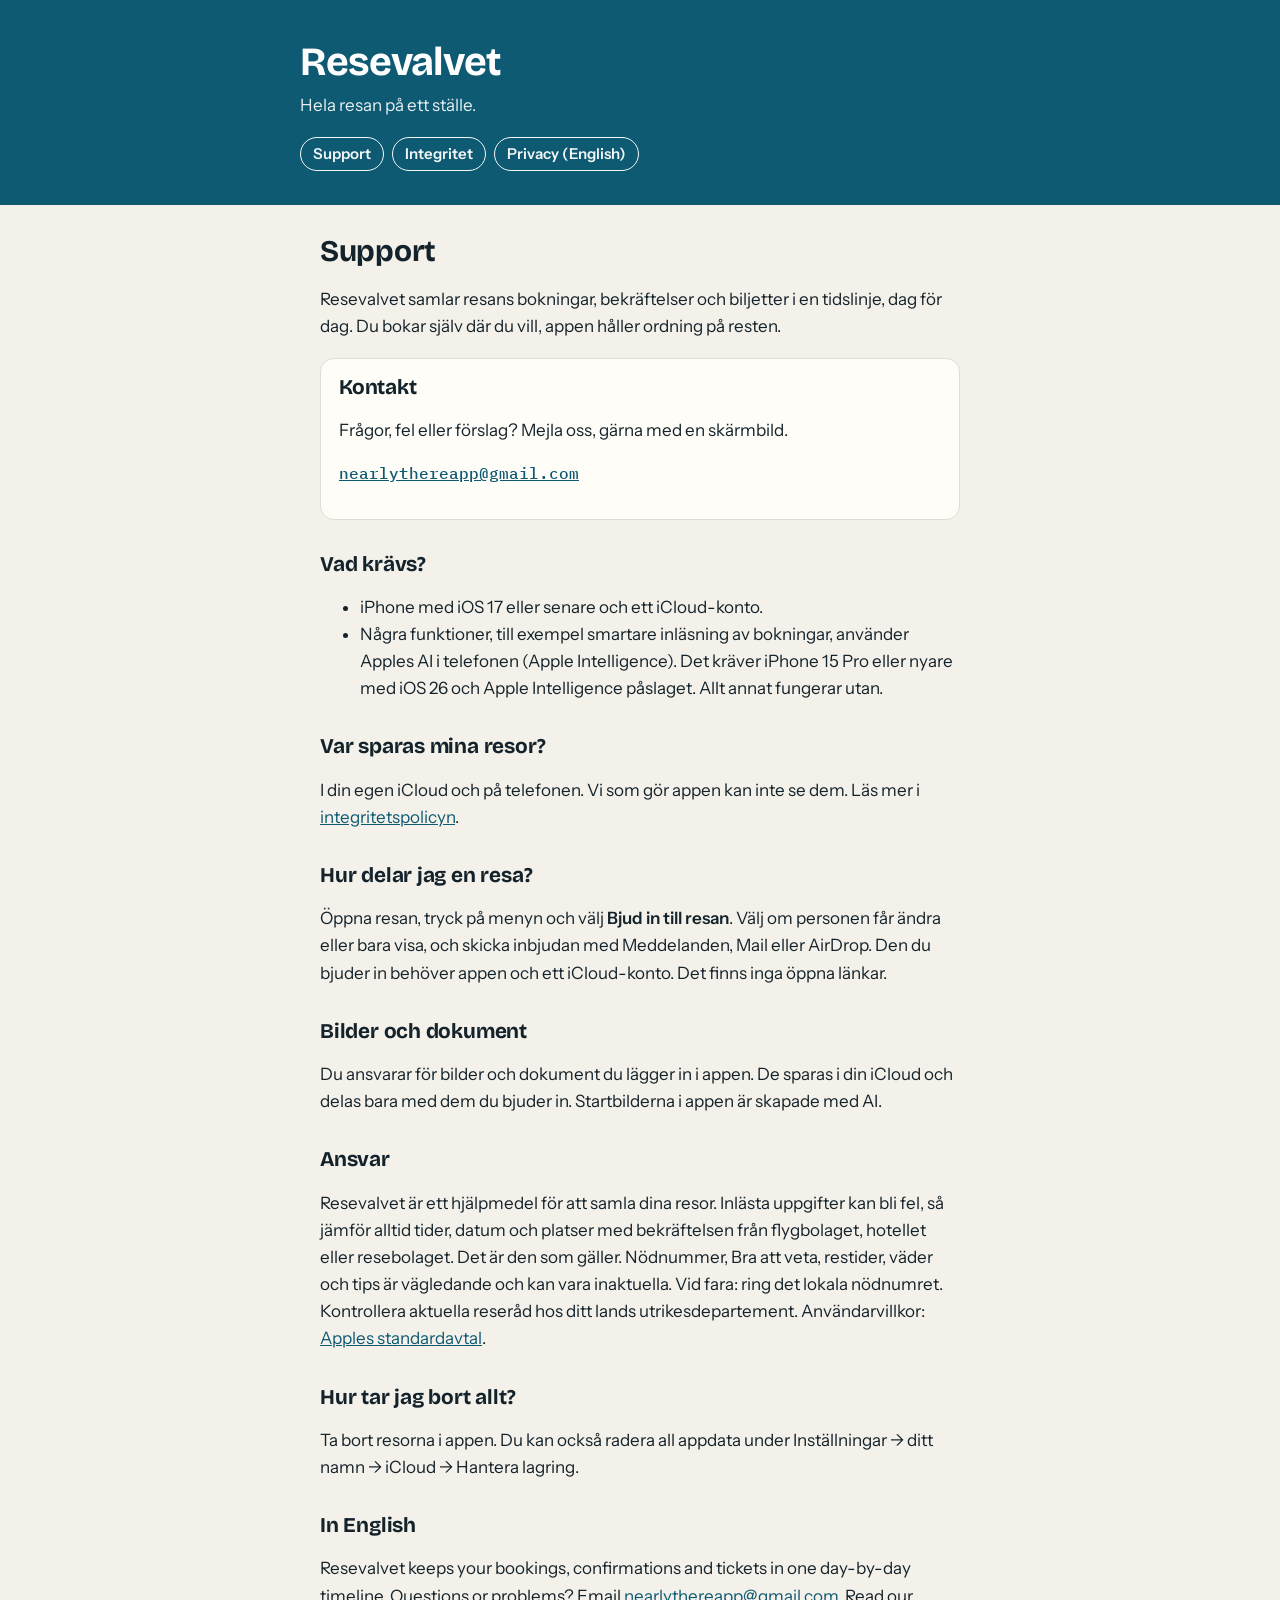
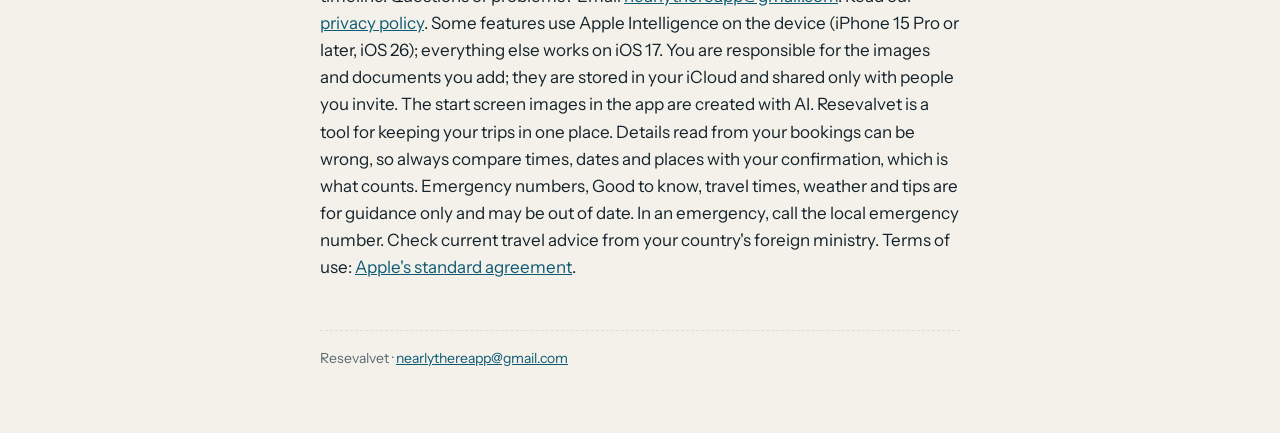
<file: index.html>
<!doctype html>
<html lang="sv">
<head>
<meta charset="utf-8">
<meta name="viewport" content="width=device-width, initial-scale=1">
<title>Resevalvet – Support</title>
<meta name="description" content="Support och kontakt för appen Resevalvet.">
<link rel="stylesheet" href="style.css">
</head>
<body>
<header class="hero"><div class="inner">
<p class="brand">Resevalvet</p>
<p class="tag">Hela resan på ett ställe.</p>
<nav><a href="./">Support</a><a href="integritet.html">Integritet</a><a href="privacy.html">Privacy (English)</a></nav>
</div></header>
<main>
<h1>Support</h1>
<p>Resevalvet samlar resans bokningar, bekräftelser och biljetter i en tidslinje, dag för dag. Du bokar själv där du vill, appen håller ordning på resten.</p>

<div class="card">
<h2 style="margin-top:0">Kontakt</h2>
<p>Frågor, fel eller förslag? Mejla oss, gärna med en skärmbild.</p>
<p class="contact"><a href="mailto:nearlythereapp@gmail.com">nearlythereapp@gmail.com</a></p>
</div>

<h2>Vad krävs?</h2>
<ul>
<li>iPhone med iOS 17 eller senare och ett iCloud-konto.</li>
<li>Några funktioner, till exempel smartare inläsning av bokningar, använder Apples AI i telefonen (Apple Intelligence). Det kräver iPhone 15 Pro eller nyare med iOS 26 och Apple Intelligence påslaget. Allt annat fungerar utan.</li>
</ul>

<h2>Var sparas mina resor?</h2>
<p>I din egen iCloud och på telefonen. Vi som gör appen kan inte se dem. Läs mer i <a href="integritet.html">integritetspolicyn</a>.</p>

<h2>Hur delar jag en resa?</h2>
<p>Öppna resan, tryck på menyn och välj <strong>Bjud in till resan</strong>. Välj om personen får ändra eller bara visa, och skicka inbjudan med Meddelanden, Mail eller AirDrop. Den du bjuder in behöver appen och ett iCloud-konto. Det finns inga öppna länkar.</p>

<h2>Bilder och dokument</h2>
<p>Du ansvarar för bilder och dokument du lägger in i appen. De sparas i din iCloud och delas bara med dem du bjuder in. Startbilderna i appen är skapade med AI.</p>

<h2>Ansvar</h2>
<p>Resevalvet är ett hjälpmedel för att samla dina resor. Inlästa uppgifter kan bli fel, så jämför alltid tider, datum och platser med bekräftelsen från flygbolaget, hotellet eller resebolaget. Det är den som gäller. Nödnummer, Bra att veta, restider, väder och tips är vägledande och kan vara inaktuella. Vid fara: ring det lokala nödnumret. Kontrollera aktuella reseråd hos ditt lands utrikesdepartement. Användarvillkor: <a href="https://www.apple.com/legal/internet-services/itunes/dev/stdeula/">Apples standardavtal</a>.</p>

<h2>Hur tar jag bort allt?</h2>
<p>Ta bort resorna i appen. Du kan också radera all appdata under Inställningar → ditt namn → iCloud → Hantera lagring.</p>

<h2 lang="en">In English</h2>
<p lang="en">Resevalvet keeps your bookings, confirmations and tickets in one day-by-day timeline. Questions or problems? Email <a href="mailto:nearlythereapp@gmail.com">nearlythereapp@gmail.com</a>. Read our <a href="privacy.html">privacy policy</a>. Some features use Apple Intelligence on the device (iPhone 15 Pro or later, iOS 26); everything else works on iOS 17. You are responsible for the images and documents you add; they are stored in your iCloud and shared only with people you invite. The start screen images in the app are created with AI. Resevalvet is a tool for keeping your trips in one place. Details read from your bookings can be wrong, so always compare times, dates and places with your confirmation, which is what counts. Emergency numbers, Good to know, travel times, weather and tips are for guidance only and may be out of date. In an emergency, call the local emergency number. Check current travel advice from your country's foreign ministry. Terms of use: <a href="https://www.apple.com/legal/internet-services/itunes/dev/stdeula/">Apple's standard agreement</a>.</p>

<footer>Resevalvet · <a href="mailto:nearlythereapp@gmail.com">nearlythereapp@gmail.com</a></footer>
</main>
</body>
</html>
</file>
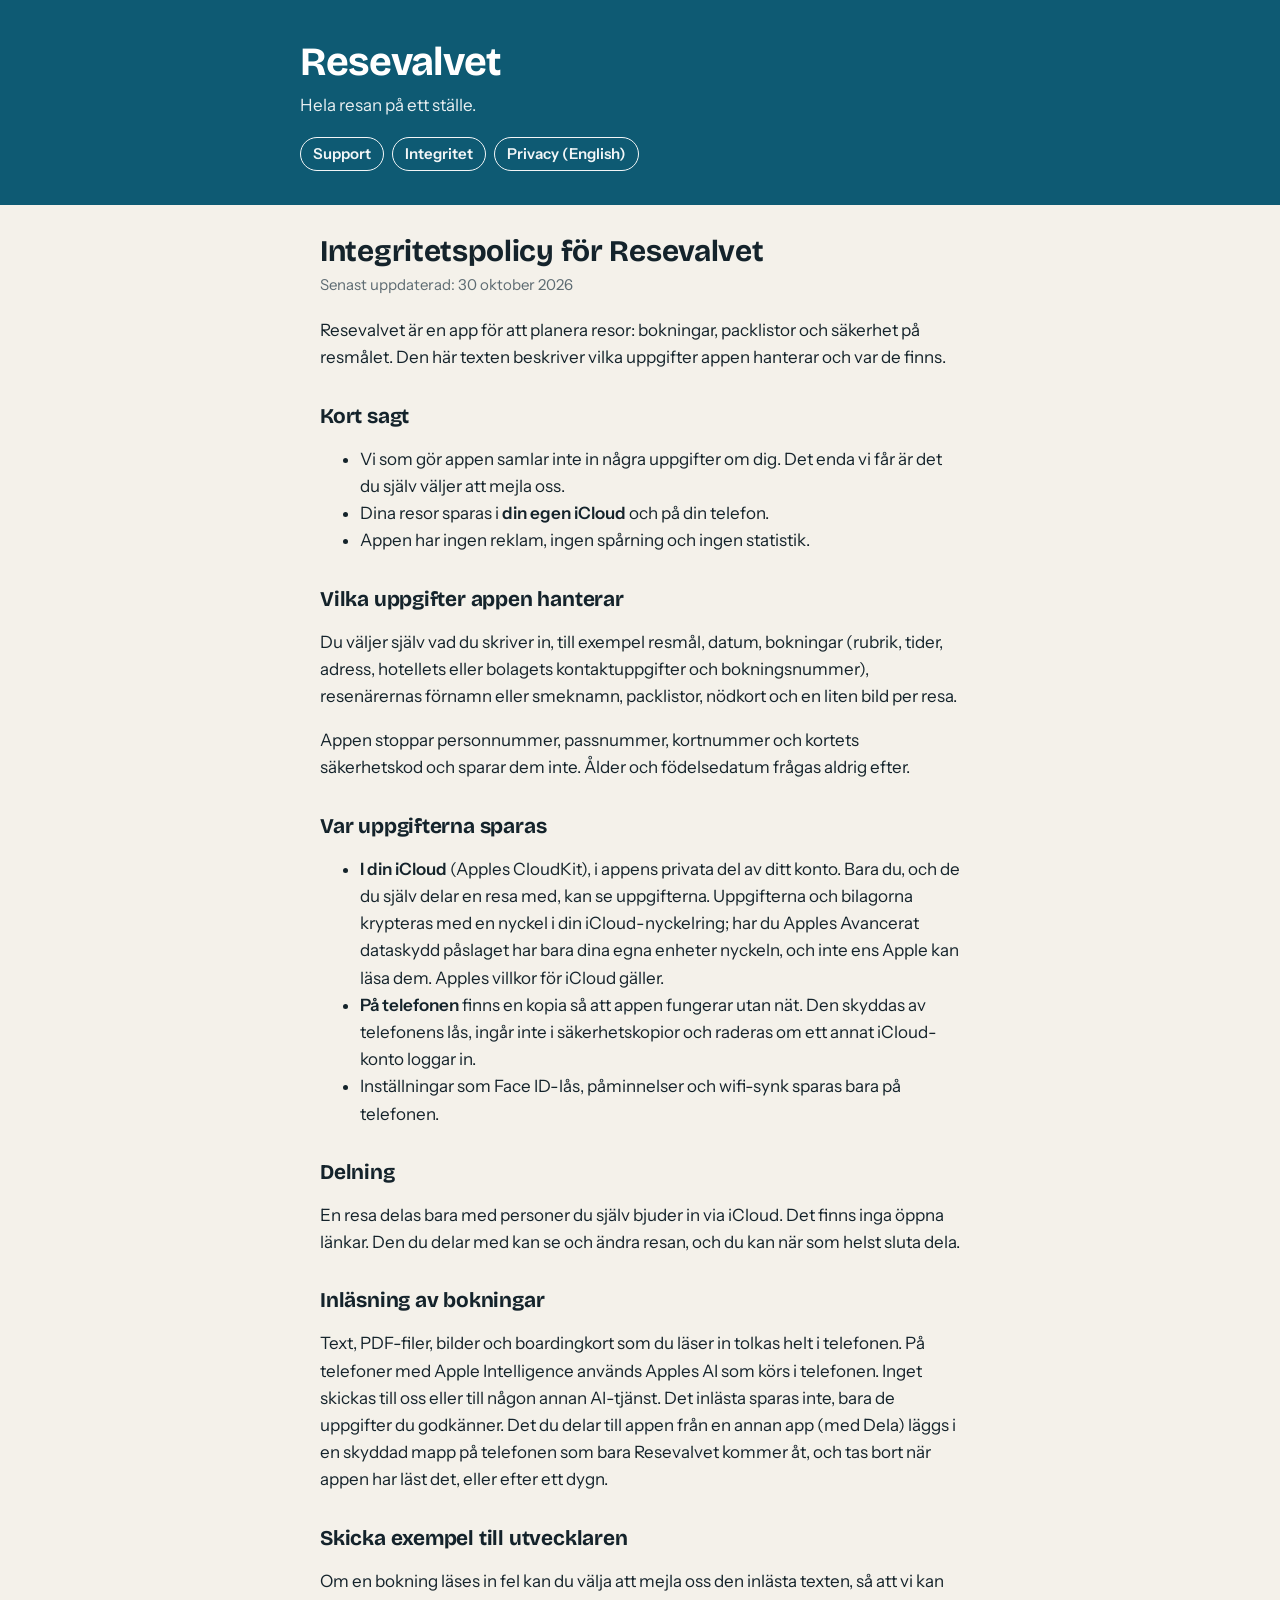
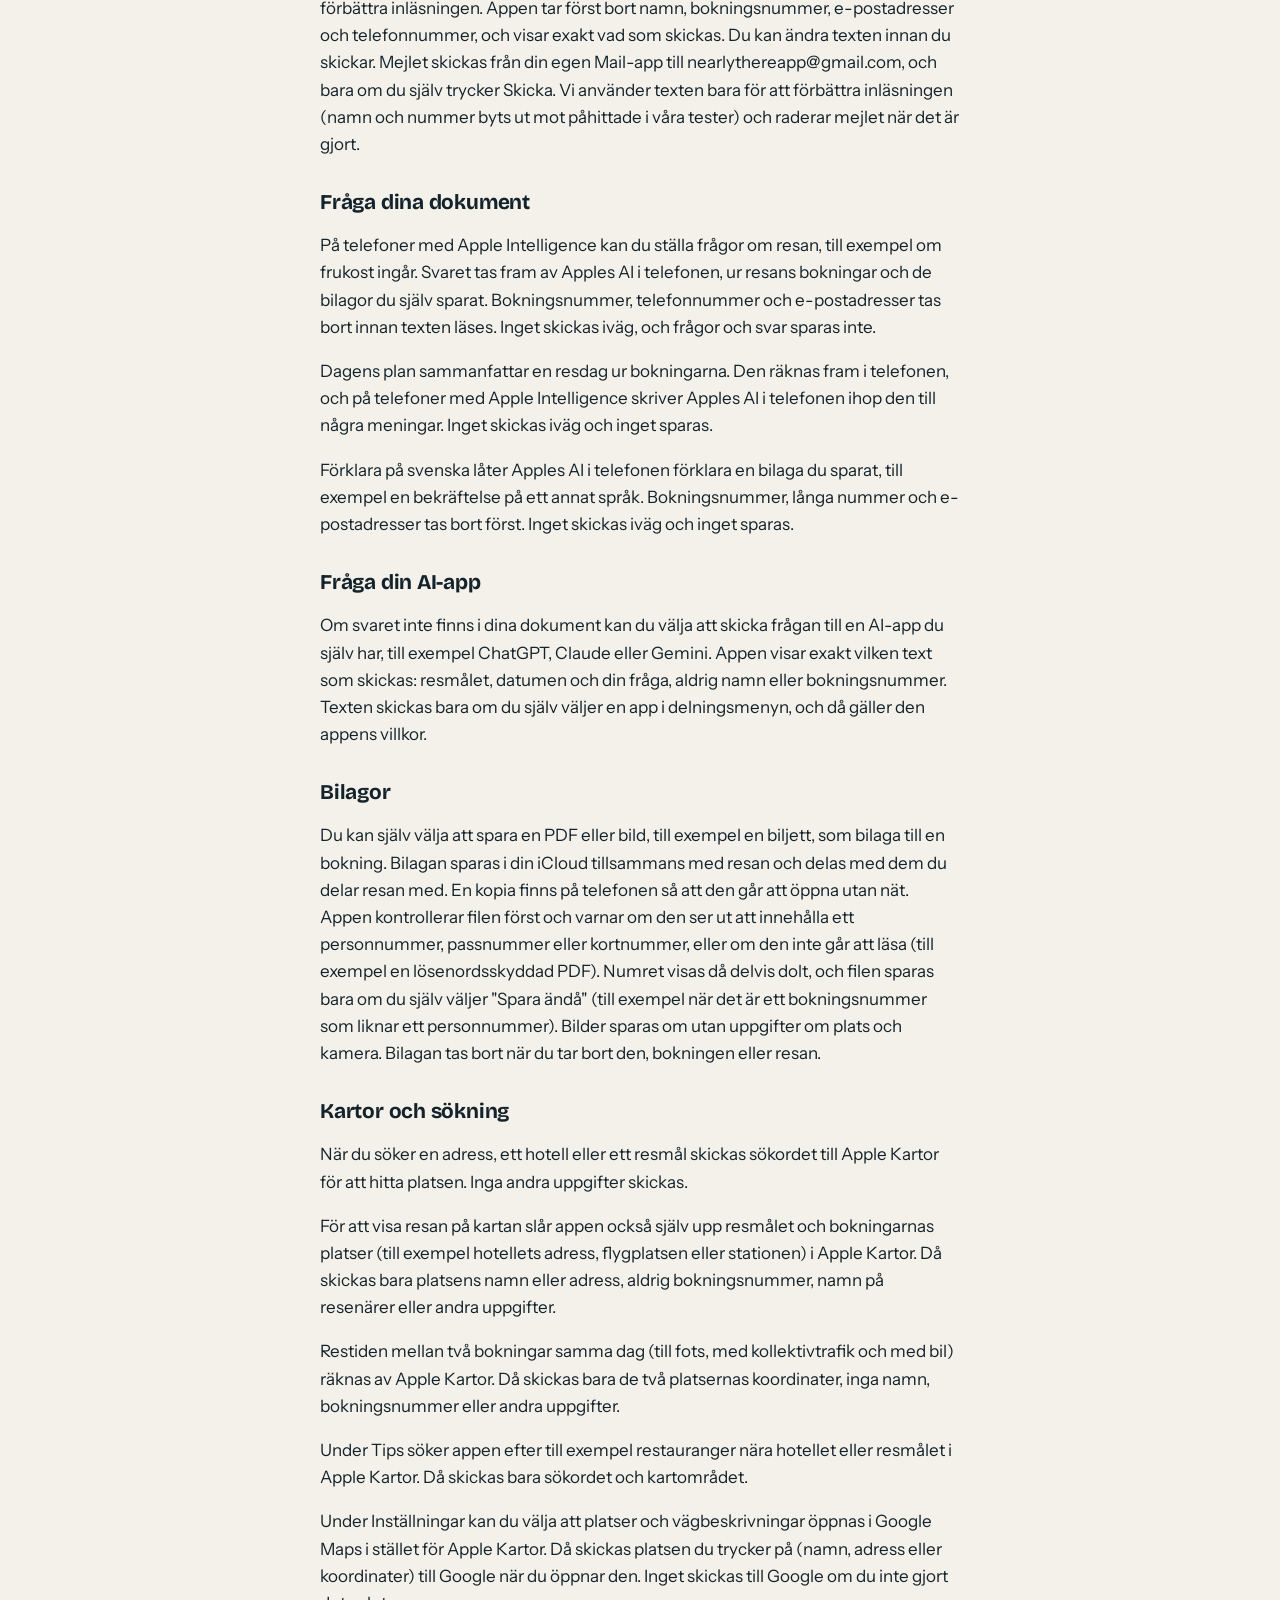
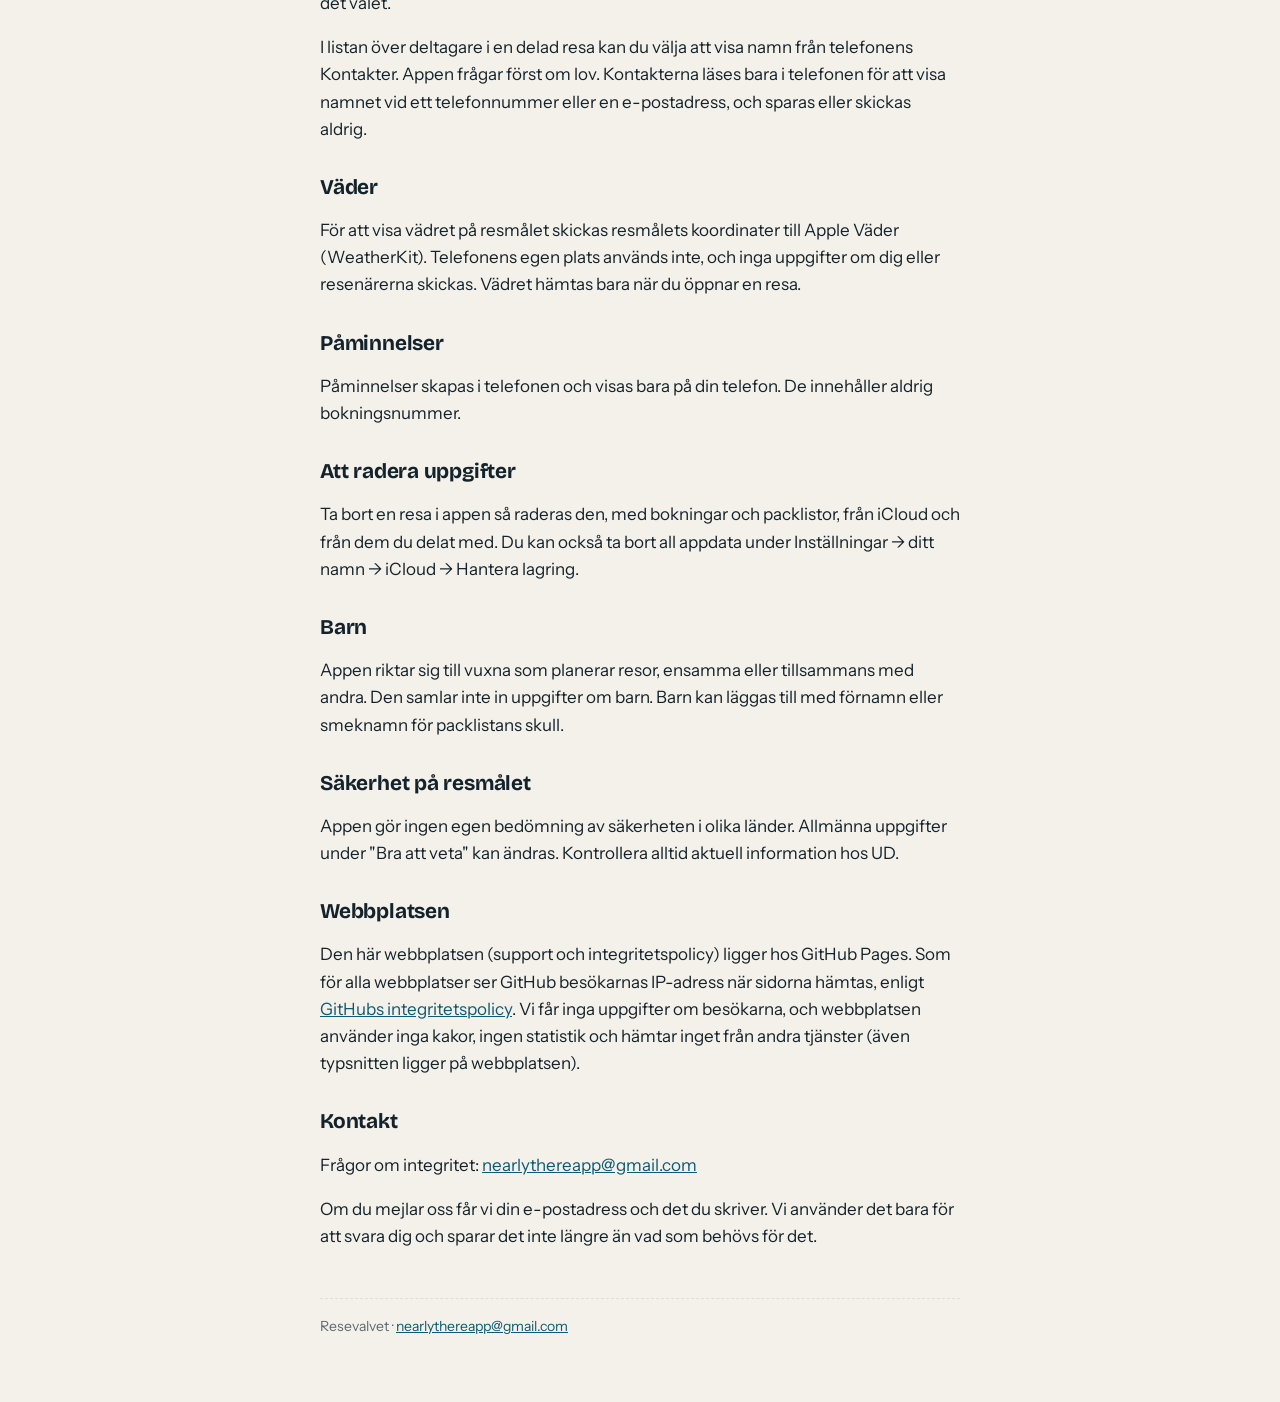
<file: integritet.html>
<!doctype html>
<html lang="sv">
<head>
<meta charset="utf-8">
<meta name="viewport" content="width=device-width, initial-scale=1">
<title>Resevalvet – Integritetspolicy</title>
<meta name="description" content="Integritetspolicy för appen Resevalvet.">
<link rel="stylesheet" href="style.css">
</head>
<body>
<header class="hero"><div class="inner">
<p class="brand">Resevalvet</p>
<p class="tag">Hela resan på ett ställe.</p>
<nav><a href="./">Support</a><a href="integritet.html">Integritet</a><a href="privacy.html">Privacy (English)</a></nav>
</div></header>
<main>
<h1>Integritetspolicy för Resevalvet</h1>
<p class="updated">Senast uppdaterad: 30 oktober 2026</p>
<p>Resevalvet är en app för att planera resor: bokningar, packlistor och säkerhet på resmålet. Den här texten beskriver vilka uppgifter appen hanterar och var de finns.</p>
<h2>Kort sagt</h2>
<ul>
<li>Vi som gör appen samlar inte in några uppgifter om dig. Det enda vi får är det du själv väljer att mejla oss.</li>
<li>Dina resor sparas i <strong>din egen iCloud</strong> och på din telefon.</li>
<li>Appen har ingen reklam, ingen spårning och ingen statistik.</li>
</ul>
<h2>Vilka uppgifter appen hanterar</h2>
<p>Du väljer själv vad du skriver in, till exempel resmål, datum, bokningar (rubrik, tider, adress, hotellets eller bolagets kontaktuppgifter och bokningsnummer), resenärernas förnamn eller smeknamn, packlistor, nödkort och en liten bild per resa.</p>
<p>Appen stoppar personnummer, passnummer, kortnummer och kortets säkerhetskod och sparar dem inte. Ålder och födelsedatum frågas aldrig efter.</p>
<h2>Var uppgifterna sparas</h2>
<ul>
<li><strong>I din iCloud</strong> (Apples CloudKit), i appens privata del av ditt konto. Bara du, och de du själv delar en resa med, kan se uppgifterna. Uppgifterna och bilagorna krypteras med en nyckel i din iCloud-nyckelring; har du Apples Avancerat dataskydd påslaget har bara dina egna enheter nyckeln, och inte ens Apple kan läsa dem. Apples villkor för iCloud gäller.</li>
<li><strong>På telefonen</strong> finns en kopia så att appen fungerar utan nät. Den skyddas av telefonens lås, ingår inte i säkerhetskopior och raderas om ett annat iCloud-konto loggar in.</li>
<li>Inställningar som Face ID-lås, påminnelser och wifi-synk sparas bara på telefonen.</li>
</ul>
<h2>Delning</h2>
<p>En resa delas bara med personer du själv bjuder in via iCloud. Det finns inga öppna länkar. Den du delar med kan se och ändra resan, och du kan när som helst sluta dela.</p>
<h2>Inläsning av bokningar</h2>
<p>Text, PDF-filer, bilder och boardingkort som du läser in tolkas helt i telefonen. På telefoner med Apple Intelligence används Apples AI som körs i telefonen. Inget skickas till oss eller till någon annan AI-tjänst. Det inlästa sparas inte, bara de uppgifter du godkänner. Det du delar till appen från en annan app (med Dela) läggs i en skyddad mapp på telefonen som bara Resevalvet kommer åt, och tas bort när appen har läst det, eller efter ett dygn.</p>
<h2>Skicka exempel till utvecklaren</h2>
<p>Om en bokning läses in fel kan du välja att mejla oss den inlästa texten, så att vi kan förbättra inläsningen. Appen tar först bort namn, bokningsnummer, e-postadresser och telefonnummer, och visar exakt vad som skickas. Du kan ändra texten innan du skickar. Mejlet skickas från din egen Mail-app till nearlythereapp@gmail.com, och bara om du själv trycker Skicka. Vi använder texten bara för att förbättra inläsningen (namn och nummer byts ut mot påhittade i våra tester) och raderar mejlet när det är gjort.</p>
<h2>Fråga dina dokument</h2>
<p>På telefoner med Apple Intelligence kan du ställa frågor om resan, till exempel om frukost ingår. Svaret tas fram av Apples AI i telefonen, ur resans bokningar och de bilagor du själv sparat. Bokningsnummer, telefonnummer och e-postadresser tas bort innan texten läses. Inget skickas iväg, och frågor och svar sparas inte.</p>
<p>Dagens plan sammanfattar en resdag ur bokningarna. Den räknas fram i telefonen, och på telefoner med Apple Intelligence skriver Apples AI i telefonen ihop den till några meningar. Inget skickas iväg och inget sparas.</p>
<p>Förklara på svenska låter Apples AI i telefonen förklara en bilaga du sparat, till exempel en bekräftelse på ett annat språk. Bokningsnummer, långa nummer och e-postadresser tas bort först. Inget skickas iväg och inget sparas.</p>
<h2>Fråga din AI-app</h2>
<p>Om svaret inte finns i dina dokument kan du välja att skicka frågan till en AI-app du själv har, till exempel ChatGPT, Claude eller Gemini. Appen visar exakt vilken text som skickas: resmålet, datumen och din fråga, aldrig namn eller bokningsnummer. Texten skickas bara om du själv väljer en app i delningsmenyn, och då gäller den appens villkor.</p>
<h2>Bilagor</h2>
<p>Du kan själv välja att spara en PDF eller bild, till exempel en biljett, som bilaga till en bokning. Bilagan sparas i din iCloud tillsammans med resan och delas med dem du delar resan med. En kopia finns på telefonen så att den går att öppna utan nät. Appen kontrollerar filen först och varnar om den ser ut att innehålla ett personnummer, passnummer eller kortnummer, eller om den inte går att läsa (till exempel en lösenordsskyddad PDF). Numret visas då delvis dolt, och filen sparas bara om du själv väljer "Spara ändå" (till exempel när det är ett bokningsnummer som liknar ett personnummer). Bilder sparas om utan uppgifter om plats och kamera. Bilagan tas bort när du tar bort den, bokningen eller resan.</p>
<h2>Kartor och sökning</h2>
<p>När du söker en adress, ett hotell eller ett resmål skickas sökordet till Apple Kartor för att hitta platsen. Inga andra uppgifter skickas.</p>
<p>För att visa resan på kartan slår appen också själv upp resmålet och bokningarnas platser (till exempel hotellets adress, flygplatsen eller stationen) i Apple Kartor. Då skickas bara platsens namn eller adress, aldrig bokningsnummer, namn på resenärer eller andra uppgifter.</p>
<p>Restiden mellan två bokningar samma dag (till fots, med kollektivtrafik och med bil) räknas av Apple Kartor. Då skickas bara de två platsernas koordinater, inga namn, bokningsnummer eller andra uppgifter.</p>
<p>Under Tips söker appen efter till exempel restauranger nära hotellet eller resmålet i Apple Kartor. Då skickas bara sökordet och kartområdet.</p>
<p>Under Inställningar kan du välja att platser och vägbeskrivningar öppnas i Google Maps i stället för Apple Kartor. Då skickas platsen du trycker på (namn, adress eller koordinater) till Google när du öppnar den. Inget skickas till Google om du inte gjort det valet.</p>
<p>I listan över deltagare i en delad resa kan du välja att visa namn från telefonens Kontakter. Appen frågar först om lov. Kontakterna läses bara i telefonen för att visa namnet vid ett telefonnummer eller en e-postadress, och sparas eller skickas aldrig.</p>
<h2>Väder</h2>
<p>För att visa vädret på resmålet skickas resmålets koordinater till Apple Väder (WeatherKit). Telefonens egen plats används inte, och inga uppgifter om dig eller resenärerna skickas. Vädret hämtas bara när du öppnar en resa.</p>
<h2>Påminnelser</h2>
<p>Påminnelser skapas i telefonen och visas bara på din telefon. De innehåller aldrig bokningsnummer.</p>
<h2>Att radera uppgifter</h2>
<p>Ta bort en resa i appen så raderas den, med bokningar och packlistor, från iCloud och från dem du delat med. Du kan också ta bort all appdata under Inställningar → ditt namn → iCloud → Hantera lagring.</p>
<h2>Barn</h2>
<p>Appen riktar sig till vuxna som planerar resor, ensamma eller tillsammans med andra. Den samlar inte in uppgifter om barn. Barn kan läggas till med förnamn eller smeknamn för packlistans skull.</p>
<h2>Säkerhet på resmålet</h2>
<p>Appen gör ingen egen bedömning av säkerheten i olika länder. Allmänna uppgifter under "Bra att veta" kan ändras. Kontrollera alltid aktuell information hos UD.</p>
<h2>Webbplatsen</h2>
<p>Den här webbplatsen (support och integritetspolicy) ligger hos GitHub Pages. Som för alla webbplatser ser GitHub besökarnas IP-adress när sidorna hämtas, enligt <a href="https://docs.github.com/site-policy/privacy-policies/github-general-privacy-statement">GitHubs integritetspolicy</a>. Vi får inga uppgifter om besökarna, och webbplatsen använder inga kakor, ingen statistik och hämtar inget från andra tjänster (även typsnitten ligger på webbplatsen).</p>
<h2>Kontakt</h2>
<p>Frågor om integritet: <a href="mailto:nearlythereapp@gmail.com">nearlythereapp@gmail.com</a></p>
<p>Om du mejlar oss får vi din e-postadress och det du skriver. Vi använder det bara för att svara dig och sparar det inte längre än vad som behövs för det.</p>
<footer>Resevalvet · <a href="mailto:nearlythereapp@gmail.com">nearlythereapp@gmail.com</a></footer>
</main>
</body>
</html>
</file>
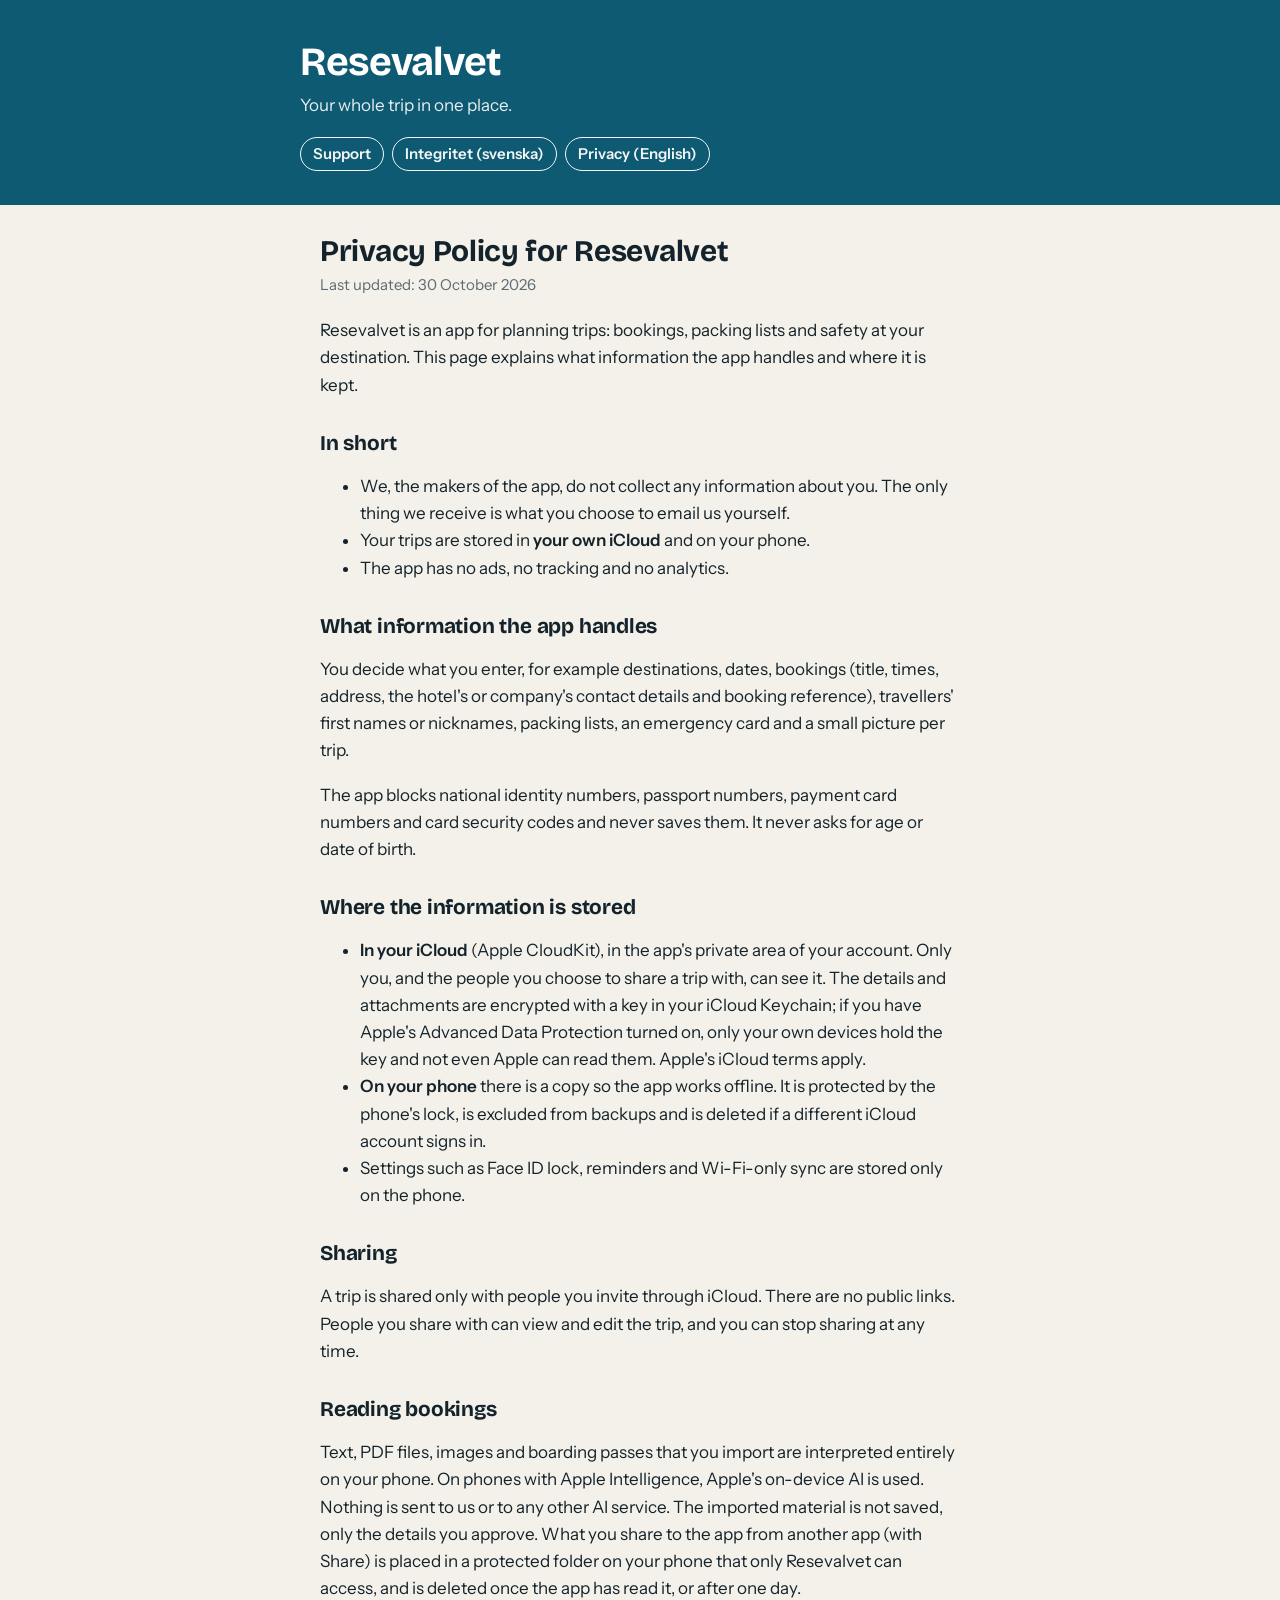
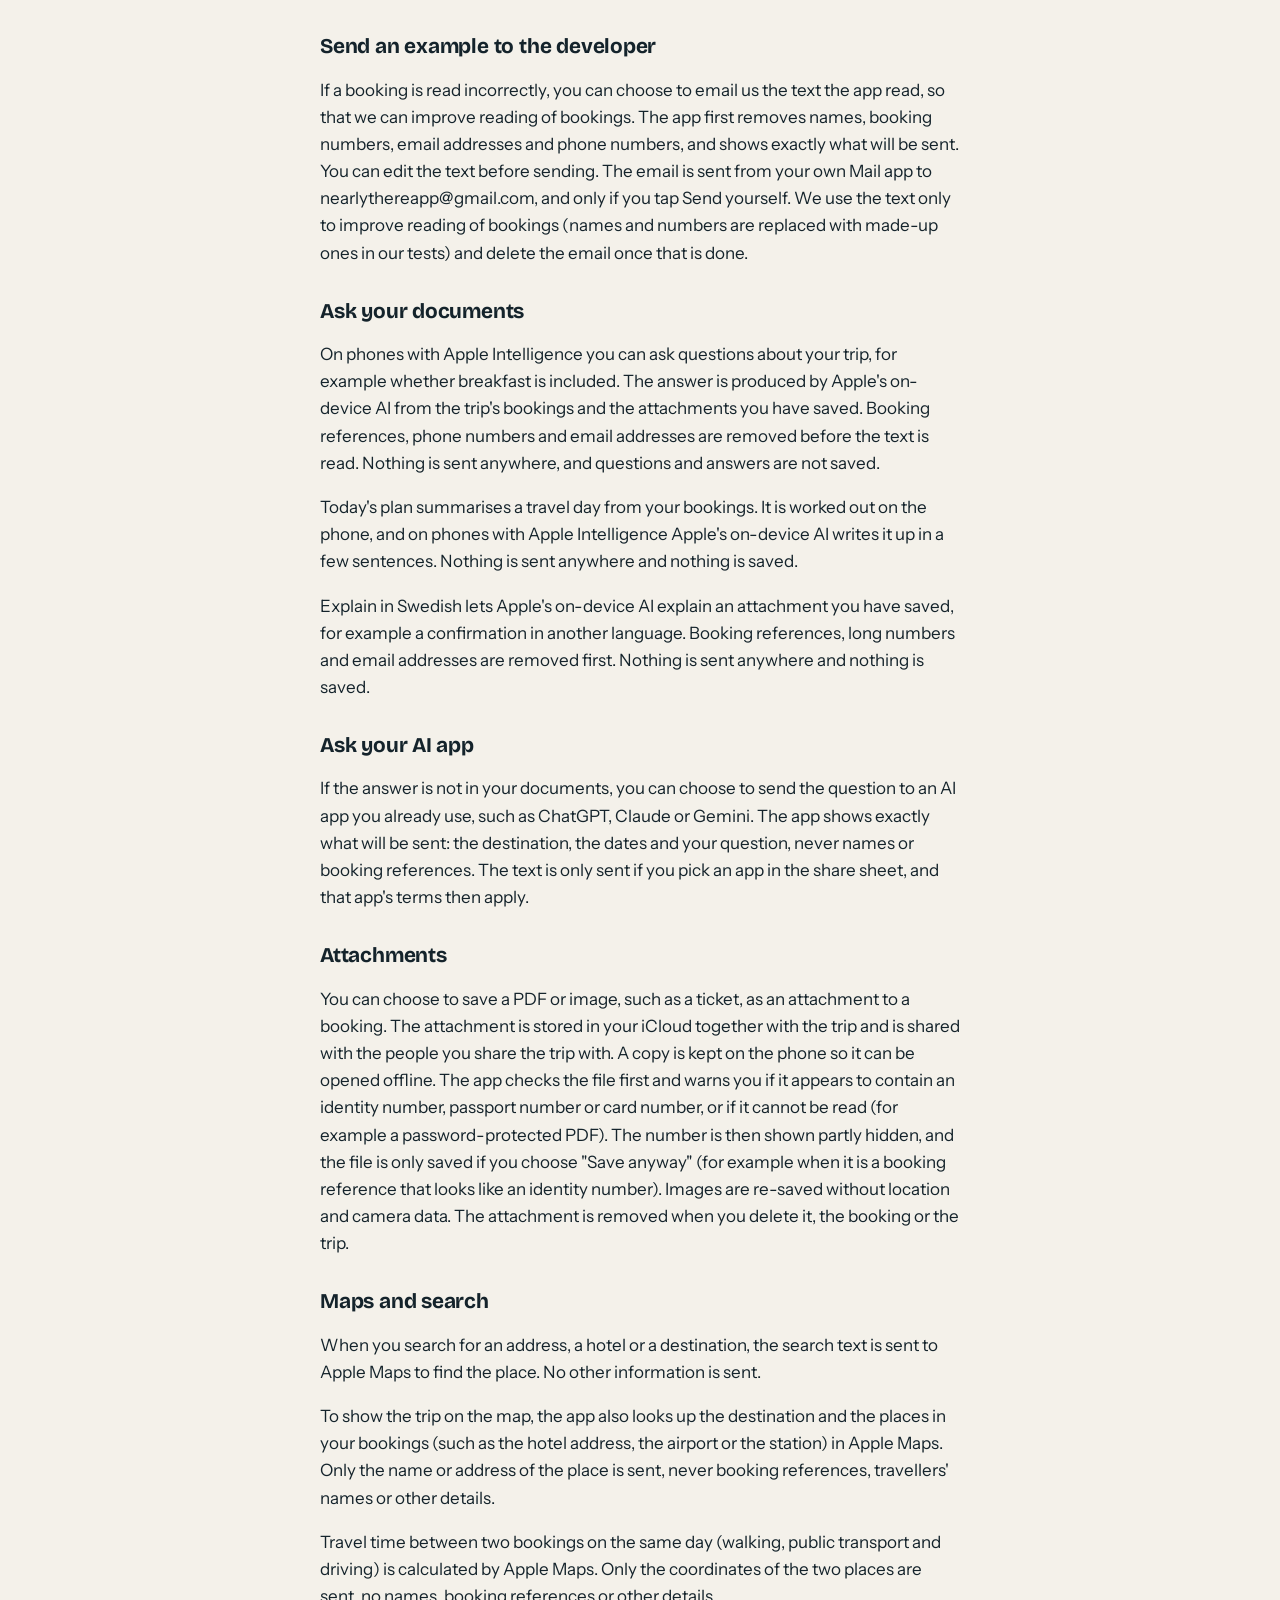
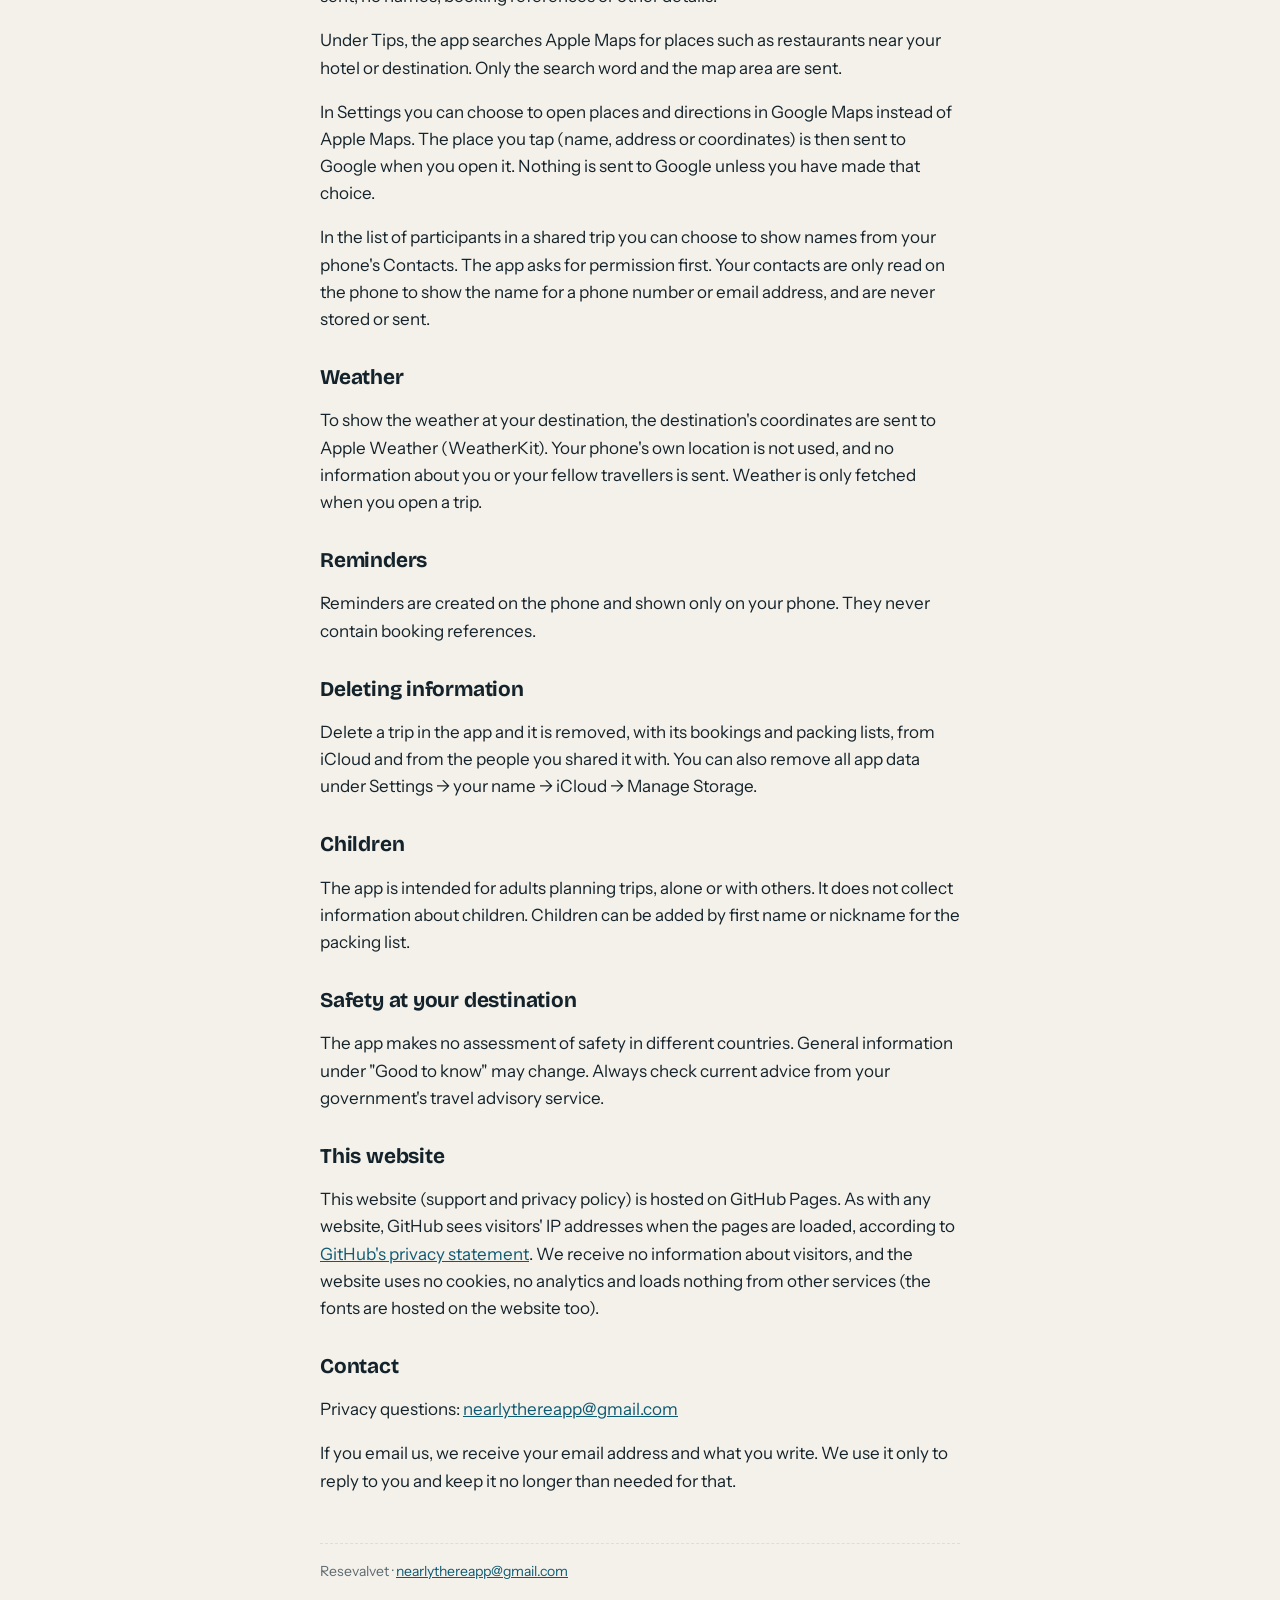
<file: privacy.html>
<!doctype html>
<html lang="en">
<head>
<meta charset="utf-8">
<meta name="viewport" content="width=device-width, initial-scale=1">
<title>Resevalvet – Privacy Policy</title>
<meta name="description" content="Privacy policy for the Resevalvet app.">
<link rel="stylesheet" href="style.css">
</head>
<body>
<header class="hero"><div class="inner">
<p class="brand">Resevalvet</p>
<p class="tag">Your whole trip in one place.</p>
<nav><a href="./">Support</a><a href="integritet.html">Integritet (svenska)</a><a href="privacy.html">Privacy (English)</a></nav>
</div></header>
<main>
<h1>Privacy Policy for Resevalvet</h1>
<p class="updated">Last updated: 30 October 2026</p>
<p>Resevalvet is an app for planning trips: bookings, packing lists and safety at your destination. This page explains what information the app handles and where it is kept.</p>
<h2>In short</h2>
<ul>
<li>We, the makers of the app, do not collect any information about you. The only thing we receive is what you choose to email us yourself.</li>
<li>Your trips are stored in <strong>your own iCloud</strong> and on your phone.</li>
<li>The app has no ads, no tracking and no analytics.</li>
</ul>
<h2>What information the app handles</h2>
<p>You decide what you enter, for example destinations, dates, bookings (title, times, address, the hotel's or company's contact details and booking reference), travellers' first names or nicknames, packing lists, an emergency card and a small picture per trip.</p>
<p>The app blocks national identity numbers, passport numbers, payment card numbers and card security codes and never saves them. It never asks for age or date of birth.</p>
<h2>Where the information is stored</h2>
<ul>
<li><strong>In your iCloud</strong> (Apple CloudKit), in the app's private area of your account. Only you, and the people you choose to share a trip with, can see it. The details and attachments are encrypted with a key in your iCloud Keychain; if you have Apple's Advanced Data Protection turned on, only your own devices hold the key and not even Apple can read them. Apple's iCloud terms apply.</li>
<li><strong>On your phone</strong> there is a copy so the app works offline. It is protected by the phone's lock, is excluded from backups and is deleted if a different iCloud account signs in.</li>
<li>Settings such as Face ID lock, reminders and Wi-Fi-only sync are stored only on the phone.</li>
</ul>
<h2>Sharing</h2>
<p>A trip is shared only with people you invite through iCloud. There are no public links. People you share with can view and edit the trip, and you can stop sharing at any time.</p>
<h2>Reading bookings</h2>
<p>Text, PDF files, images and boarding passes that you import are interpreted entirely on your phone. On phones with Apple Intelligence, Apple's on-device AI is used. Nothing is sent to us or to any other AI service. The imported material is not saved, only the details you approve. What you share to the app from another app (with Share) is placed in a protected folder on your phone that only Resevalvet can access, and is deleted once the app has read it, or after one day.</p>
<h2>Send an example to the developer</h2>
<p>If a booking is read incorrectly, you can choose to email us the text the app read, so that we can improve reading of bookings. The app first removes names, booking numbers, email addresses and phone numbers, and shows exactly what will be sent. You can edit the text before sending. The email is sent from your own Mail app to nearlythereapp@gmail.com, and only if you tap Send yourself. We use the text only to improve reading of bookings (names and numbers are replaced with made-up ones in our tests) and delete the email once that is done.</p>
<h2>Ask your documents</h2>
<p>On phones with Apple Intelligence you can ask questions about your trip, for example whether breakfast is included. The answer is produced by Apple's on-device AI from the trip's bookings and the attachments you have saved. Booking references, phone numbers and email addresses are removed before the text is read. Nothing is sent anywhere, and questions and answers are not saved.</p>
<p>Today's plan summarises a travel day from your bookings. It is worked out on the phone, and on phones with Apple Intelligence Apple's on-device AI writes it up in a few sentences. Nothing is sent anywhere and nothing is saved.</p>
<p>Explain in Swedish lets Apple's on-device AI explain an attachment you have saved, for example a confirmation in another language. Booking references, long numbers and email addresses are removed first. Nothing is sent anywhere and nothing is saved.</p>
<h2>Ask your AI app</h2>
<p>If the answer is not in your documents, you can choose to send the question to an AI app you already use, such as ChatGPT, Claude or Gemini. The app shows exactly what will be sent: the destination, the dates and your question, never names or booking references. The text is only sent if you pick an app in the share sheet, and that app's terms then apply.</p>
<h2>Attachments</h2>
<p>You can choose to save a PDF or image, such as a ticket, as an attachment to a booking. The attachment is stored in your iCloud together with the trip and is shared with the people you share the trip with. A copy is kept on the phone so it can be opened offline. The app checks the file first and warns you if it appears to contain an identity number, passport number or card number, or if it cannot be read (for example a password-protected PDF). The number is then shown partly hidden, and the file is only saved if you choose "Save anyway" (for example when it is a booking reference that looks like an identity number). Images are re-saved without location and camera data. The attachment is removed when you delete it, the booking or the trip.</p>
<h2>Maps and search</h2>
<p>When you search for an address, a hotel or a destination, the search text is sent to Apple Maps to find the place. No other information is sent.</p>
<p>To show the trip on the map, the app also looks up the destination and the places in your bookings (such as the hotel address, the airport or the station) in Apple Maps. Only the name or address of the place is sent, never booking references, travellers' names or other details.</p>
<p>Travel time between two bookings on the same day (walking, public transport and driving) is calculated by Apple Maps. Only the coordinates of the two places are sent, no names, booking references or other details.</p>
<p>Under Tips, the app searches Apple Maps for places such as restaurants near your hotel or destination. Only the search word and the map area are sent.</p>
<p>In Settings you can choose to open places and directions in Google Maps instead of Apple Maps. The place you tap (name, address or coordinates) is then sent to Google when you open it. Nothing is sent to Google unless you have made that choice.</p>
<p>In the list of participants in a shared trip you can choose to show names from your phone's Contacts. The app asks for permission first. Your contacts are only read on the phone to show the name for a phone number or email address, and are never stored or sent.</p>
<h2>Weather</h2>
<p>To show the weather at your destination, the destination's coordinates are sent to Apple Weather (WeatherKit). Your phone's own location is not used, and no information about you or your fellow travellers is sent. Weather is only fetched when you open a trip.</p>
<h2>Reminders</h2>
<p>Reminders are created on the phone and shown only on your phone. They never contain booking references.</p>
<h2>Deleting information</h2>
<p>Delete a trip in the app and it is removed, with its bookings and packing lists, from iCloud and from the people you shared it with. You can also remove all app data under Settings → your name → iCloud → Manage Storage.</p>
<h2>Children</h2>
<p>The app is intended for adults planning trips, alone or with others. It does not collect information about children. Children can be added by first name or nickname for the packing list.</p>
<h2>Safety at your destination</h2>
<p>The app makes no assessment of safety in different countries. General information under "Good to know" may change. Always check current advice from your government's travel advisory service.</p>
<h2>This website</h2>
<p>This website (support and privacy policy) is hosted on GitHub Pages. As with any website, GitHub sees visitors' IP addresses when the pages are loaded, according to <a href="https://docs.github.com/site-policy/privacy-policies/github-general-privacy-statement">GitHub's privacy statement</a>. We receive no information about visitors, and the website uses no cookies, no analytics and loads nothing from other services (the fonts are hosted on the website too).</p>
<h2>Contact</h2>
<p>Privacy questions: <a href="mailto:nearlythereapp@gmail.com">nearlythereapp@gmail.com</a></p>
<p>If you email us, we receive your email address and what you write. We use it only to reply to you and keep it no longer than needed for that.</p>

<footer>Resevalvet · <a href="mailto:nearlythereapp@gmail.com">nearlythereapp@gmail.com</a></footer>
</main>
</body>
</html>
</file>
<file: style.css>
/* Typsnitten ligger på den här webbplatsen (SIL Open Font License, se fonts/OFL-licenser.txt).
   Inget hämtas från Google eller någon annan, så besökarens IP-adress lämnas inte ut. */
@font-face { font-family: "Bricolage Grotesque"; font-weight: 700; font-display: swap;
  src: url("fonts/BricolageGrotesque-Bold.ttf") format("truetype"); }
@font-face { font-family: "Instrument Sans"; font-weight: 400; font-display: swap;
  src: url("fonts/InstrumentSans-Regular.ttf") format("truetype"); }
@font-face { font-family: "Instrument Sans"; font-weight: 600; font-display: swap;
  src: url("fonts/InstrumentSans-SemiBold.ttf") format("truetype"); }
@font-face { font-family: "IBM Plex Mono"; font-weight: 500; font-display: swap;
  src: url("fonts/IBMPlexMono-Medium.ttf") format("truetype"); }

:root {
  --bg: #f4f1ea; --surface: #fffdf8; --ink: #14232b; --muted: #5d6b72;
  --line: #e2ddd2; --accent: #0e5a73; --accent-ink: #ffffff; --accent-soft: #dcebef;
}
@media (prefers-color-scheme: dark) {
  :root {
    --bg: #0f1a1f; --surface: #172429; --ink: #eef2f3; --muted: #9fb0b6;
    --line: #2a3a40; --accent: #4fb3d1; --accent-ink: #0f1a1f; --accent-soft: #1d3a44;
  }
}
* { box-sizing: border-box; }
html { -webkit-text-size-adjust: 100%; }
body {
  margin: 0; background: var(--bg); color: var(--ink);
  font: 17px/1.6 "Instrument Sans", -apple-system, system-ui, sans-serif;
}
main { max-width: 680px; margin: 0 auto; padding: 0 20px 64px; }
a { color: var(--accent); }
header.hero {
  background: var(--accent); color: var(--accent-ink);
  padding: 40px 20px 34px; margin-bottom: 28px;
}
header.hero .inner { max-width: 680px; margin: 0 auto; }
.brand { font: 700 40px/1.1 "Bricolage Grotesque", -apple-system, sans-serif; letter-spacing: -0.02em; margin: 0; }
.tag { margin: 8px 0 0; opacity: 0.9; }
nav { display: flex; gap: 8px; flex-wrap: wrap; margin-top: 18px; }
nav a {
  color: var(--accent-ink); text-decoration: none; font-weight: 600; font-size: 15px;
  border: 1.5px solid currentColor; border-radius: 999px; padding: 4px 12px; opacity: 0.95;
}
h1, h2 { font-family: "Bricolage Grotesque", -apple-system, sans-serif; letter-spacing: -0.01em; line-height: 1.2; }
h1 { font-size: 30px; margin: 0 0 4px; }
h2 { font-size: 21px; margin: 32px 0 6px; }
.updated { color: var(--muted); font-size: 15px; margin: 0 0 20px; }
.card {
  background: var(--surface); border: 1px solid var(--line); border-radius: 14px;
  padding: 16px 18px; margin: 16px 0;
}
.card ul { margin: 0; padding-left: 20px; }
.contact { font-family: "IBM Plex Mono", ui-monospace, monospace; font-size: 16px; word-break: break-all; }
footer { color: var(--muted); font-size: 14px; margin-top: 48px; border-top: 1px dashed var(--line); padding-top: 16px; }
</file>
